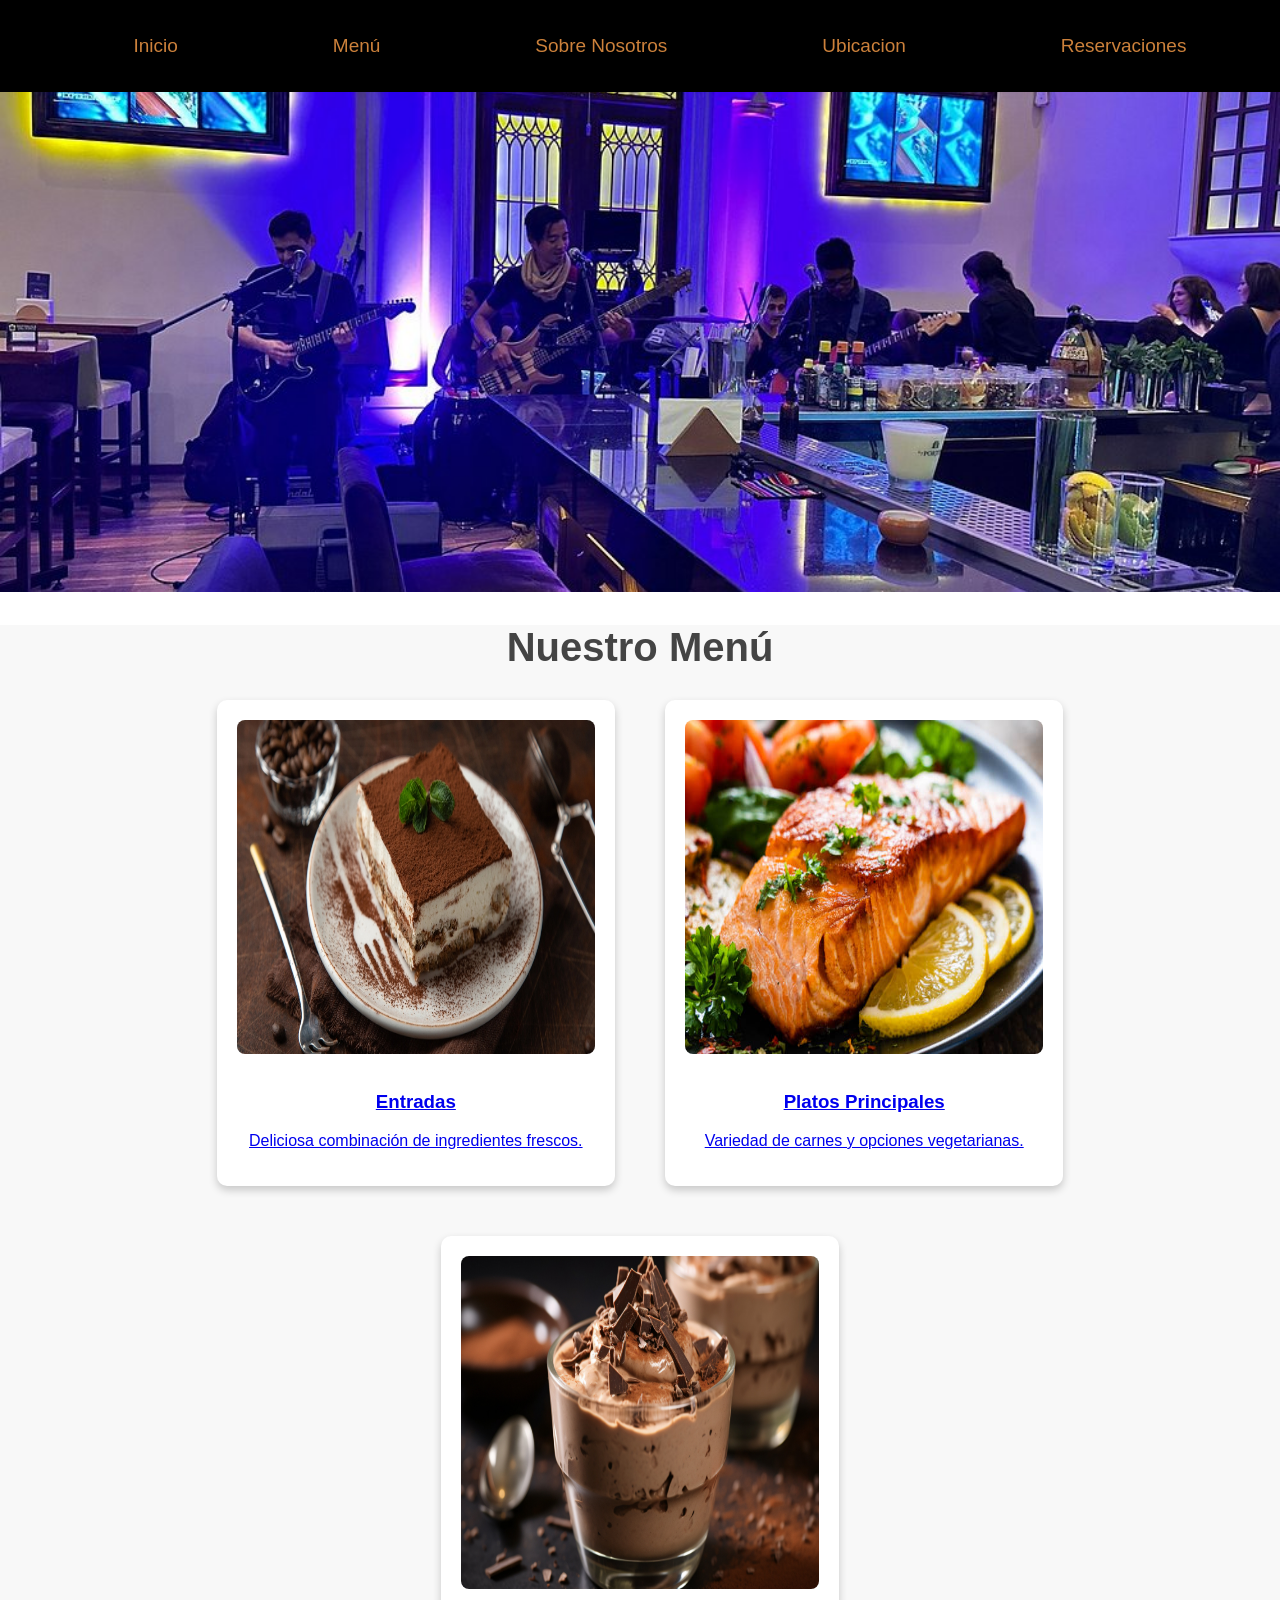
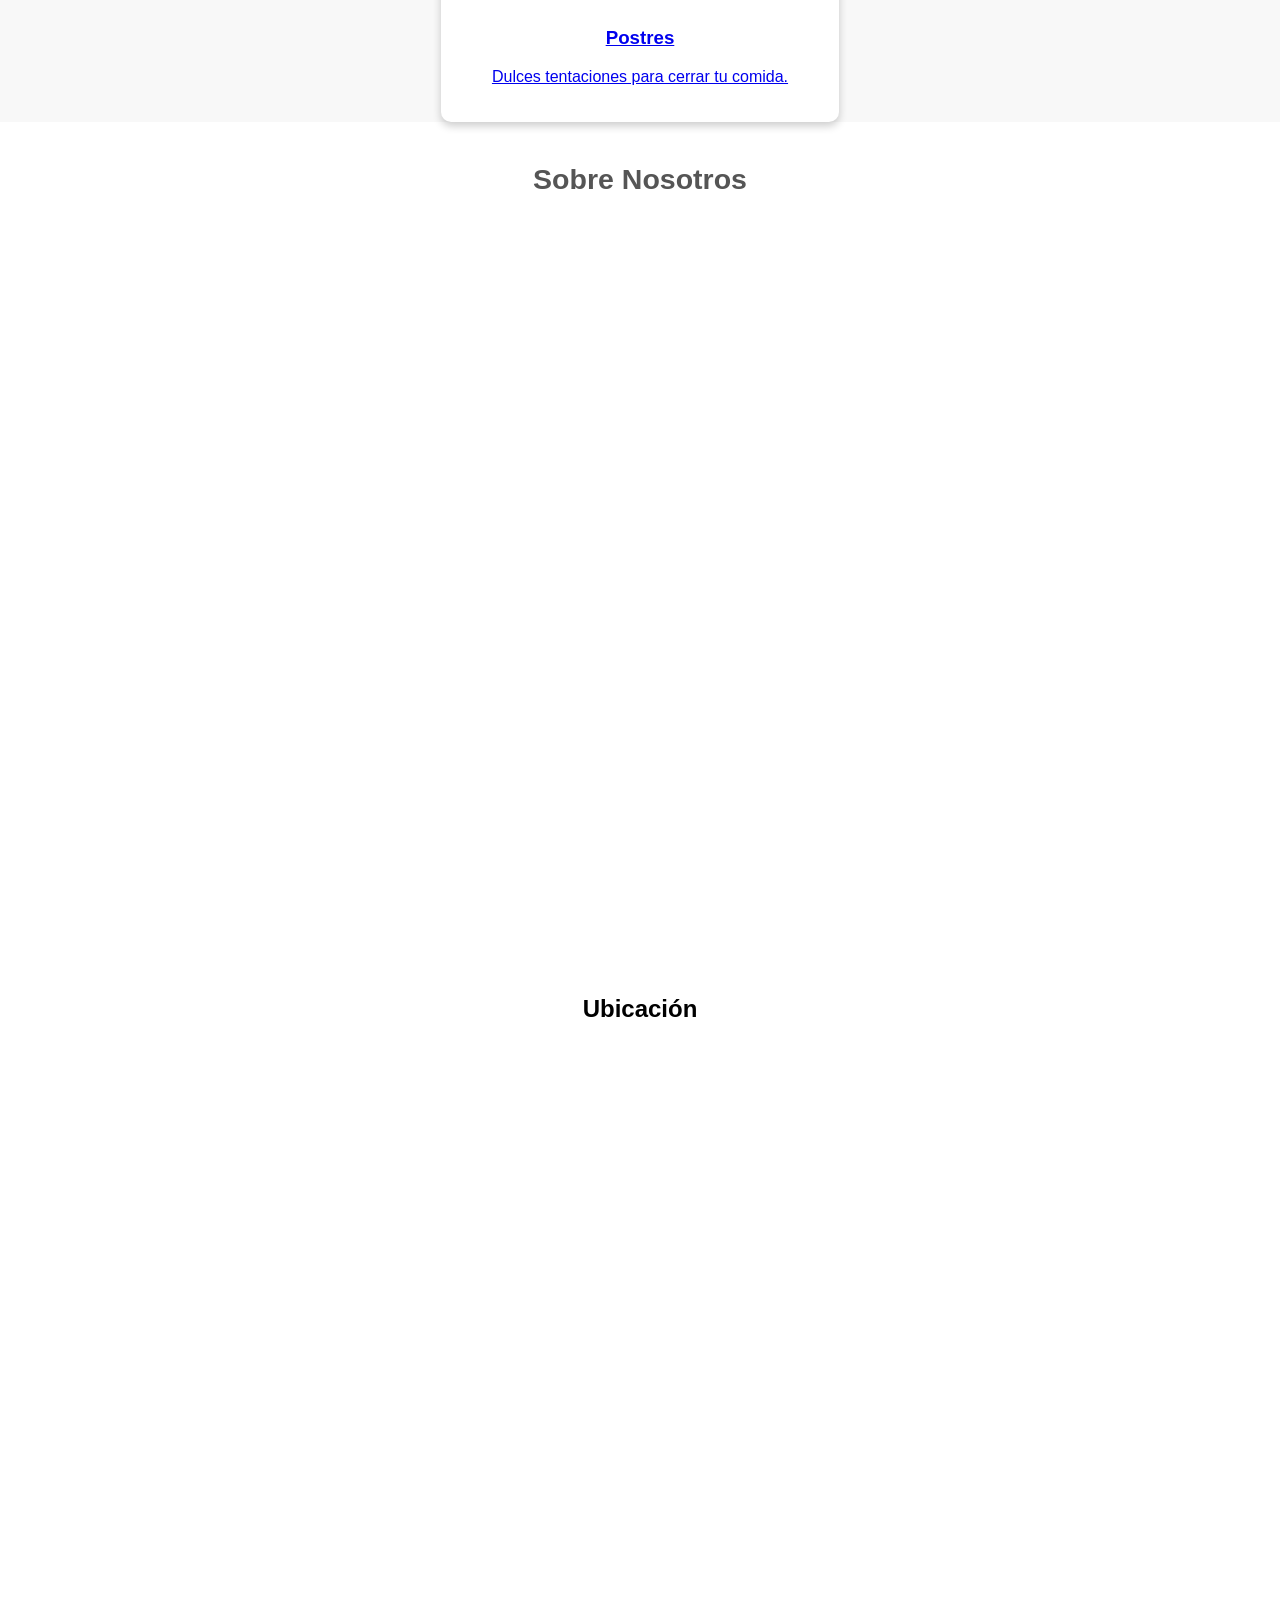
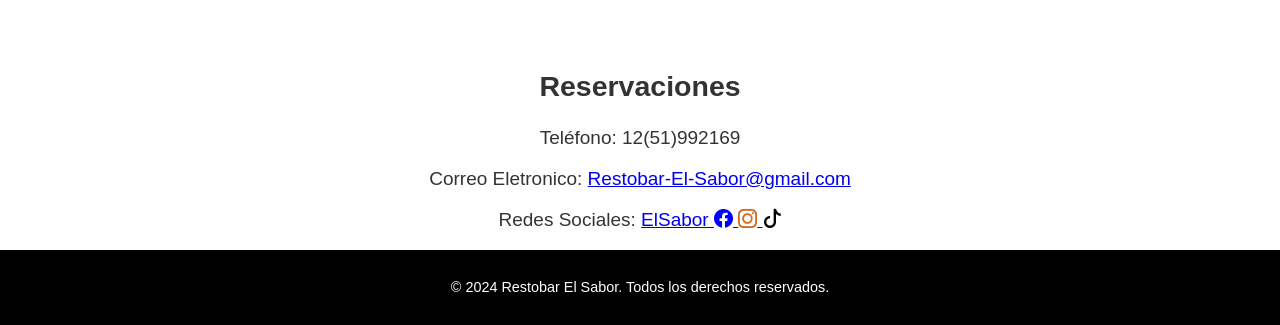
<file: index.html>
<!DOCTYPE html>
<html lang="es">
<head>
    <meta charset="UTF-8">
    <meta name="viewport" content="width=device-width, initial-scale=1.0">
    <title>Restobar El Sabor</title>
    <link rel="stylesheet" href="style.css">
    <link rel="stylesheet" href="https://cdn.jsdelivr.net/npm/aos@2.3.4/dist/aos.css">
    <script src="https://cdn.jsdelivr.net/npm/aos@2.3.4/dist/aos.js"></script>
    <link rel="stylesheet" href="https://cdn.jsdelivr.net/npm/bootstrap-icons@1.11.3/font/bootstrap-icons.min.css">
</head>
<body>
   
    <header>
        <nav>
            <ul class="navbar">
                <li><a href="#inicio">Inicio</a></li>
                <li><a href="#menu">Menú</a></li>
                <li><a href="#sobre-nosotros">Sobre Nosotros</a></li>
                <li><a href="#Ubicacion">Ubicacion</a></li>
                <li><a href="#contacto">Reservaciones</a></li>
                
            </ul>
        </nav>
    </header>
   
  
    <main>
        <section class="slider-simple" id="inicio">
            <div class="slides">
                <img src="./imagenes/caption.jpg" alt="Imagen 1">
                <img src="./imagenes/slider2.jpeg" alt="Imagen 2">
                <img src="./imagenes/slider3.jpg" alt="Imagen 3">
            </div>
        </section>
        
        <section id="menu" class="menu">
            <h2>Nuestro Menú</h2>
            <article class="menu-items">
                <div class="item">
                    <a href="entradas.html">
                        <img src="./imagenes/postre.jpg" alt="Entrada Especial">
                        <h3>Entradas</h3>
                        <p>Deliciosa combinación de ingredientes frescos.</p>
                    </a>
                </div>
                <div class="item">
                    <a href="platoprincipal.html">
                        <img src="./imagenes/plato.jpg" alt="Plato Principal">
                        <h3>Platos Principales</h3>
                        <p>Variedad de carnes y opciones vegetarianas.</p>
                    </a>
                </div>
                <div class="item">
                    <a href="postres.html">
                        <img src="./imagenes/entrada.jpg" alt="Postres">
                        <h3>Postres</h3>
                        <p>Dulces tentaciones para cerrar tu comida.</p>
                    </a>
                </div>
            </article>
        </section>

        <br>

      
        <section id="sobre-nosotros" class="sobre-nosotros">
            <h2>Sobre Nosotros</h2>
            <p  data-aos="fade-down-left">En Restobar El Sabor, nos dedicamos a ofrecer una experiencia culinaria única con ingredientes de la mejor calidad y un ambiente acogedor. <br>
            contamos con 5 años dando la mejor experiencia a nuestros clientes. Contamos con una excelente atención y un ambiente agradable. </p>
            <img   data-aos="flip-down" src="imagenes/eso.jpg" alt="Interior del Restobar" >
        </section>

        <section id="Ubicacion" class="Ubicacion">
            <h2 >Ubicación</h2>
            <iframe src="https://www.google.com/maps/embed?pb=!1m18!1m12!1m3!1d124832.47257084075!2d-77.0691501609375!3d-12.111141399999985!2m3!1f0!2f0!3f0!3m2!1i1024!2i768!4f13.1!3m3!1m2!1s0x9105c794a8e3da77%3A0x3eb79fbeee883249!2sLa%20Basilica%20640!5e0!3m2!1ses!2spe!4v1733545940976!5m2!1ses!2spe"
             width="90%" height="600" style="border:0;" allowfullscreen="" loading="lazy" referrerpolicy="no-referrer-when-downgrade"  data-aos="fade-up"
             data-aos-duration="3000"></iframe>
        </section>

      
        <section id="contacto" class="contacto">
            <h2>Reservaciones</h2>
            <p>Teléfono: 12(51)992169</p>
            <p>Correo Eletronico: <a href="#">Restobar-El-Sabor@gmail.com</a></p>
            <p>Redes Sociales: <a href="#">ElSabor <i class="bi bi-facebook" style="color: blue;"></i> <i class="bi bi-instagram" style="color: chocolate;"></i> <i class="bi bi-tiktok" style="color: black;"></i> </a></p>
        </section>
    </main>

  
    <footer>
        <p>&copy; 2024 Restobar El Sabor. Todos los derechos reservados.</p>
    </footer>


    <button id="subir" title="Volver Arriba">⬆</button>

   
    <script src="javascript.js"></script>
</body>
</html>
</file>
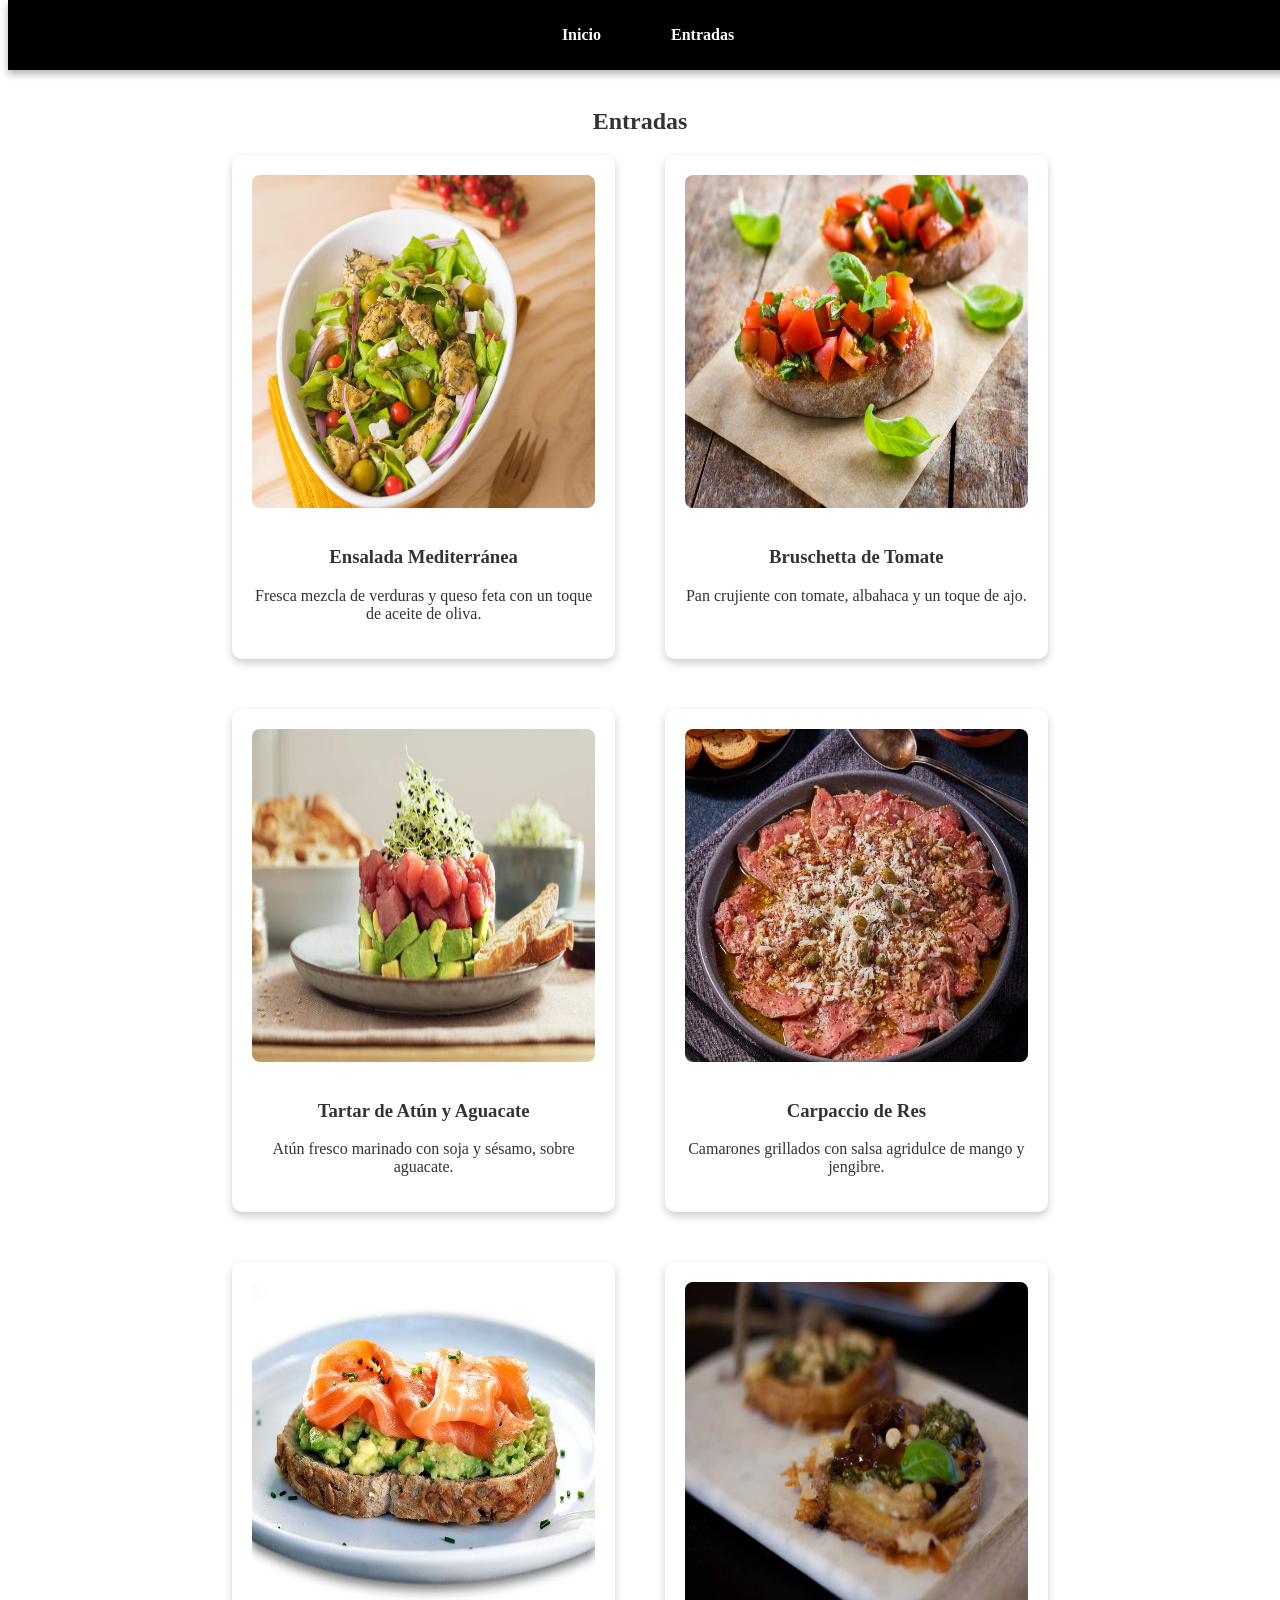
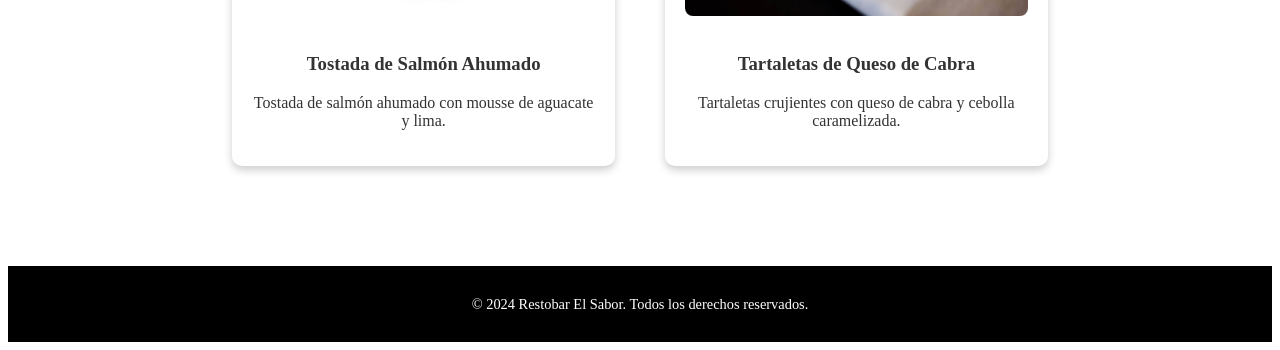
<file: entradas.html>
<!DOCTYPE html>
<html lang="es">
<head>
    <meta charset="UTF-8">
    <meta name="viewport" content="width=device-width, initial-scale=1.0">
    <title>Entradas - Restobar El Sabor</title>
    <link rel="stylesheet" href="styles.css">
</head>
<body>
    <nav>
        <ul class="navbar">
            <li><a href="index.html">Inicio</a></li>
            <li><a href="#entradas">Entradas</a></li>
        </ul>
    </nav>

    <section id="entradas" class="section">
        <h2>Entradas</h2>
        <div class="menu-items">
            <div class="item">
                <img src="imagenes/entrada1.avif" alt="Ensalada Mediterránea">
                <h3>Ensalada Mediterránea</h3>
                <p>Fresca mezcla de verduras y queso feta con un toque de aceite de oliva.</p>
            </div>
            <div class="item">
                <img src="imagenes/entrada2.avif" alt="Bruschetta de Tomate">
                <h3>Bruschetta de Tomate</h3>
                <p>Pan crujiente con tomate, albahaca y un toque de ajo.</p>
            </div>
            <div class="item">
                <img src="imagenes/entrada3.jpg" alt="Tartar de Atún">
                <h3>Tartar de Atún y Aguacate</h3>
                <p>Atún fresco marinado con soja y sésamo, sobre aguacate.</p>
            </div>
            <div class="item">
                <img src="imagenes/entrada4.jpg " alt="Carpaccio de Res">
                <h3>Carpaccio de Res</h3>
                <p>Camarones grillados con salsa agridulce de mango y jengibre.</p>
            </div>
            <div class="item">
                <img src="imagenes/entrada5.jpg" alt="Tostada de salmón">
                <h3>Tostada de Salmón Ahumado</h3>
                <p>Tostada de salmón ahumado con mousse de aguacate y lima.</p>
            </div>
            <div class="item">
                <img src="imagenes/entrada6.jpg" alt="Tartaletas de Queso">
                <h3>Tartaletas de Queso de Cabra</h3>
                <p>Tartaletas crujientes con queso de cabra y cebolla caramelizada.</p>
            </div>
        </div>
    </section>

    <footer>
        <p>&copy; 2024 Restobar El Sabor. Todos los derechos reservados.</p>
    </footer>
</body>
</html>
</file>
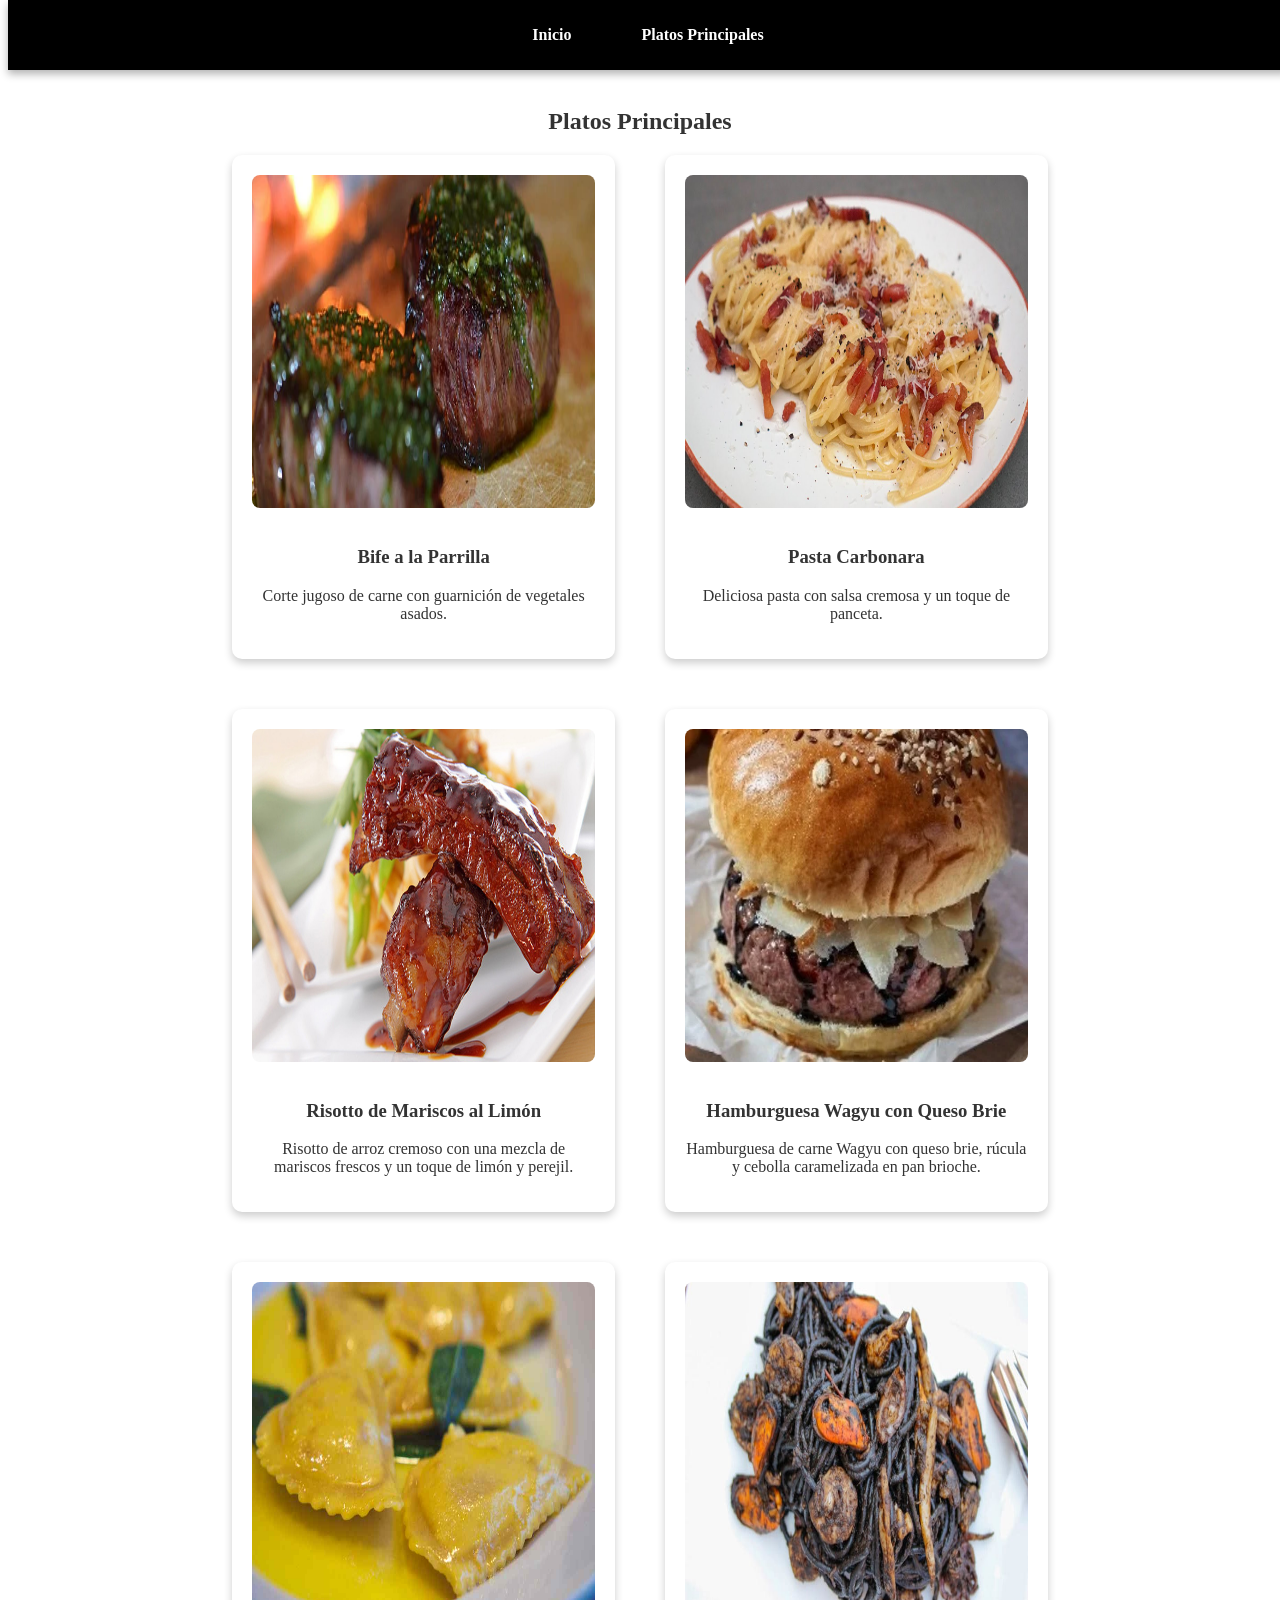
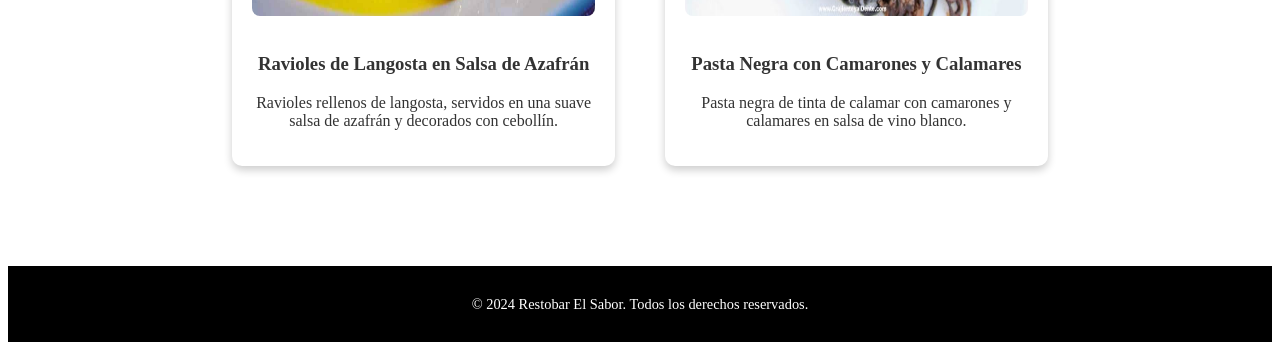
<file: platoprincipal.html>
<!DOCTYPE html>
<html lang="es">
<head>
    <meta charset="UTF-8">
    <meta name="viewport" content="width=device-width, initial-scale=1.0">
    <title>Platos Principales - Restobar El Sabor</title>
    <link rel="stylesheet" href="styles.css">
</head>
<body>
    <nav>
        <ul class="navbar">
            <li><a href="index.html">Inicio</a></li>
            <li><a href="#platos-principales">Platos Principales</a></li>
        </ul>
    </nav>

    <section id="platos-principales" class="section">
        <h2>Platos Principales</h2>
        <div class="menu-items">
            <div class="item">
                <img src="imagenes/plato1.webp" alt="Bife a la Parrilla">
                <h3>Bife a la Parrilla</h3>
                <p>Corte jugoso de carne con guarnición de vegetales asados.</p>
            </div>
            <div class="item">
                <img src="imagenes/plato2.jpg" alt="Pasta Carbonara">
                <h3>Pasta Carbonara</h3>
                <p>Deliciosa pasta con salsa cremosa y un toque de panceta.</p>
            </div>
            <div class="item">
                <img src="imagenes/plato3.jpg" alt="Risotto de Mariscos">
                <h3>Risotto de Mariscos al Limón</h3>
                <p>Risotto de arroz cremoso con una mezcla de mariscos frescos y un toque de limón y perejil.</p>
            </div>
            <div class="item">
                <img src="imagenes/plato4.webp" alt="Hamburguesa Wagyu">
                <h3>Hamburguesa Wagyu con Queso Brie</h3>
                <p>Hamburguesa de carne Wagyu con queso brie, rúcula y cebolla caramelizada en pan brioche.</p>
            </div>
            <div class="item">
                <img src="imagenes/plato5.jpg" alt="Ravioles de Langosta ">
                <h3>Ravioles de Langosta en Salsa de Azafrán</h3>
                <p>Ravioles rellenos de langosta, servidos en una suave salsa de azafrán y decorados con cebollín.</p>
            </div>
            <div class="item">
                <img src="imagenes/plato6.jpg" alt="Pasta Negra">
                <h3>Pasta Negra con Camarones y Calamares</h3>
                <p>Pasta negra de tinta de calamar con camarones y calamares en salsa de vino blanco.</p>
            </div>
        </div>
    </section>

    <footer>
        <p>&copy; 2024 Restobar El Sabor. Todos los derechos reservados.</p>
    </footer>
</body>
</html>
</file>
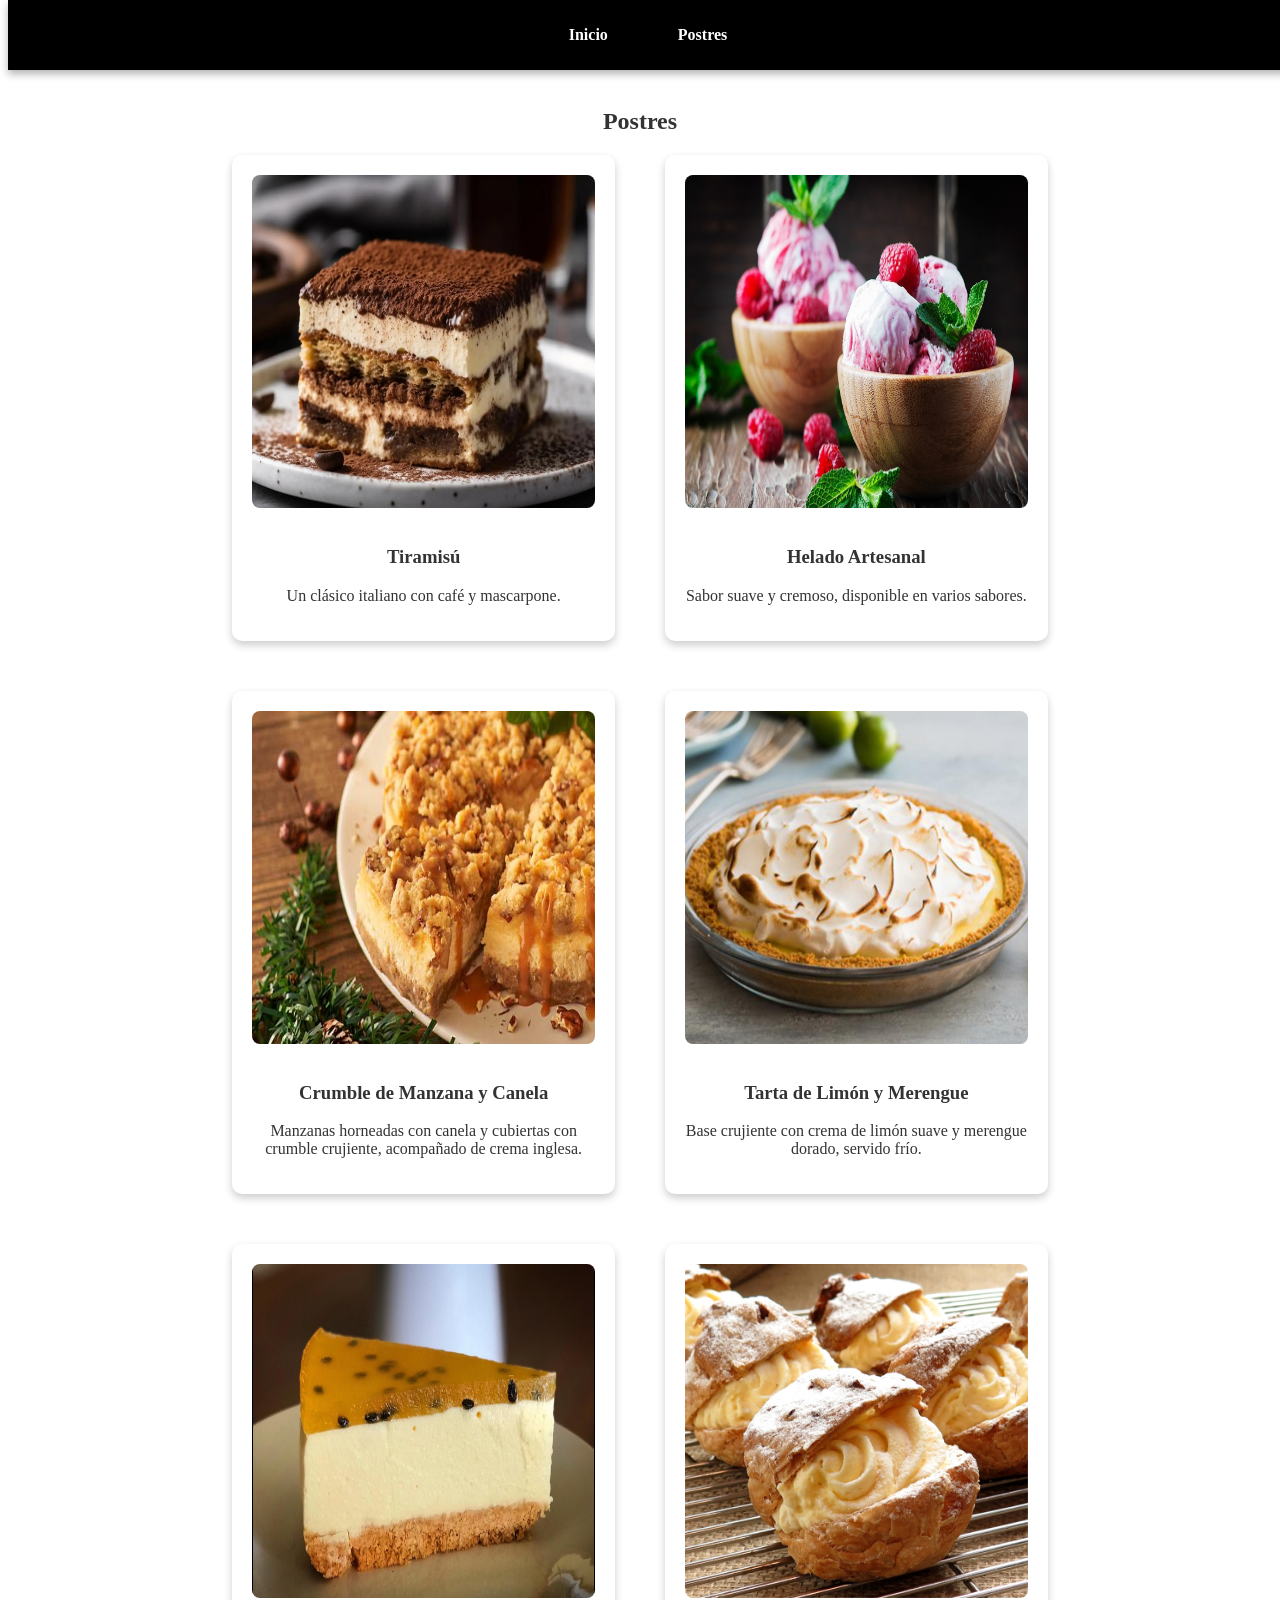
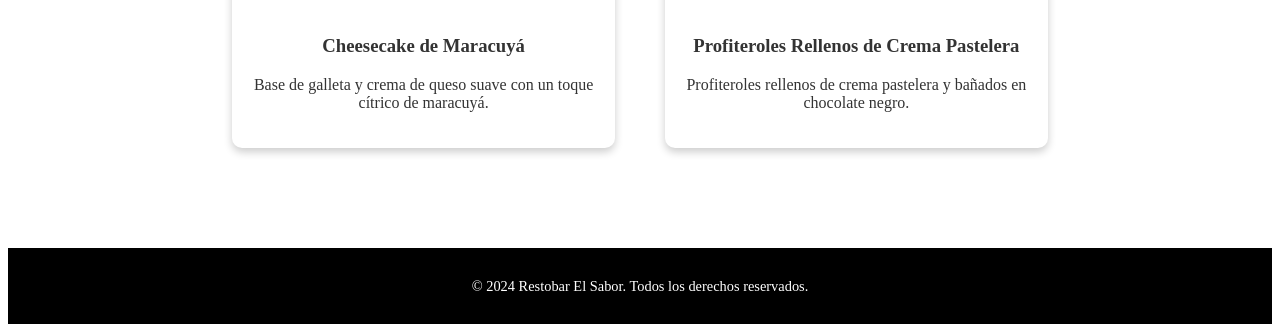
<file: postres.html>
<!DOCTYPE html>
<html lang="es">
<head>
    <meta charset="UTF-8">
    <meta name="viewport" content="width=device-width, initial-scale=1.0">
    <title>Postres - Restobar El Sabor</title>
    <link rel="stylesheet" href="styles.css">
</head>
<body>
    <nav>
        <ul class="navbar">
            <li><a href="index.html">Inicio</a></li>
            <li><a href="#postres">Postres</a></li>
        </ul>
    </nav>

    <section id="postres" class="section">
        <h2>Postres</h2>
        <div class="menu-items">
            <div class="item">
                <img src="imagenes/postre1.webp" alt="Tiramisú">
                <h3>Tiramisú</h3>
                <p>Un clásico italiano con café y mascarpone.</p>
            </div>
            <div class="item">
                <img src="imagenes/postre2.jpg" alt="Helado Artesanal">
                <h3>Helado Artesanal</h3>
                <p>Sabor suave y cremoso, disponible en varios sabores.</p>
            </div>
            <div class="item">
                <img src="imagenes/postre3.jpg" alt="Crumble de Manzana">
                <h3>Crumble de Manzana y Canela</h3>
                <p>Manzanas horneadas con canela y cubiertas con crumble crujiente, acompañado de crema inglesa.</p>
            </div>
            <div class="item">
                <img src="imagenes/postre4.jpg" alt="Tarta de limon">
                <h3>Tarta de Limón y Merengue</h3>
                <p>Base crujiente con crema de limón suave y merengue dorado, servido frío.</p>
            </div>
            <div class="item">
                <img src="imagenes/postre5.jpg" alt="Cheesecake de Maracuyá">
                <h3>Cheesecake de Maracuyá</h3>
                <p>Base de galleta y crema de queso suave con un toque cítrico de maracuyá.</p>
            </div>
            <div class="item">
                <img src="imagenes/postre6.jpg" alt="Profiteroles Rellenos">
                <h3>Profiteroles Rellenos de Crema Pastelera</h3>
                <p>Profiteroles rellenos de crema pastelera y bañados en chocolate negro.</p>
            </div>
        </div>
    </section>

    <footer>
        <p>&copy; 2024 Restobar El Sabor. Todos los derechos reservados.</p>
    </footer>
</body>
</html>
</file>
<file: style.css>
body {
    font-family: Arial, sans-serif;
    margin: 0;
    padding: 0;
    box-sizing: border-box;
}

header {
    background-color: #000000;
    color: rgb(255, 255, 255);
    padding: 1rem;
    position: sticky;
    top: 0;
    z-index: 1000;
}

.navbar {
    list-style: none;
    display: flex;
    justify-content: space-around;
    font-size: 19px;
}

.navbar a {
    color: rgb(204, 129, 59);
    text-decoration: none;
    transition: color 0.3s;
}

.navbar a:hover {
    color: #ffcc00;
}

/* Estilo del Slider */
.slider-simple {
    width: 100%;
    height: 500px;
    overflow: hidden;
}

.slides {
    display: flex;
    width: 300%;
    animation: simpleSlide 9s infinite;
}

.slides img {
    min-width: 100%; /* Cada imagen ocupa todo el ancho del slider */
    height: 100%;
    object-fit: cover;
}
/* Estilos del Slider */
.slider-simple {
    width: 100%;
    height: 500px;
    overflow: hidden;
    display: flex;
    justify-content: start;
}

.slides {
    display: flex;
    width: max-content;
    scroll-snap-type: x mandatory;
    overflow-x: auto;
    scroll-behavior: smooth;
    
}

.slides img {
    width: 100%; /* Ocupa todo el ancho de la ventana */
    height: 500px;
    object-fit: cover;
    scroll-snap-align: start;
}

/* Oculta la barra de desplazamiento */
.slides::-webkit-scrollbar {
    display: none;
}


.boton-llamativo {
    background-color: #ffcc00;
    color: #333;
    padding: 0.5rem 1rem;
    text-decoration: none;
    border-radius: 5px;
    transition: background-color 0.3s;
}

.boton-llamativo:hover {
    background-color: #e6b800;
}


.menu {
    background-color: #f8f8f8;
    text-align: center;
}

.menu h2 {
    font-size: 2.5em;
    margin-bottom: 30px;
    color: #444;
}

.menu-items {
    display: flex;
    justify-content:center;
    flex-wrap: wrap;
    gap: 50px;
}

.item {
    background: #fff;
    padding: 20px;
    width: 28%;
    box-shadow: 0 4px 8px rgba(0, 0, 0, 0.2);
    border-radius: 10px;
    transition: transform 0.3s;
}

.item:hover {
    transform: scale(1.05);
}

.item img {
    width: 100%;
    height: 250pt;
    border-radius: 8px;
    margin-bottom: 15px;
}

.sobre-nosotros {
    background-color: #fff;
    color: #555;
    text-align: center;
    font-size: 19px;
}

.sobre-nosotros img {
    width: 90%;
    height: 500pt;
    border-radius: 8px;
    margin-bottom: 20px;
}


.contacto {
    background-color: #ffffff;
    color: #333;
    text-align: center;
    font-size: 19px;
}

footer {
    background-color: #000000;
    color: #fff;
    text-align: center;
    padding: 15px 0;
    font-size: 0.9em;
}
.Ubicacion{
    text-align: center;
}


#subir {
    position: fixed;
    bottom: 20px;
    right: 20px;
    background-color: #333;
    color: white;
    border: none;
    border-radius: 50%;
    padding: 0.5rem 1rem;
    cursor: pointer;
    display: none;
    transition: background-color 0.3s;
}

#subir:hover {
    background-color: #ffcc00;
}


@media (max-width: 768px) {
    .navbar {
        flex-direction: column;
        gap: 1rem;
    }

    .menu-items {
        flex-direction: column;
        gap: 1.5rem;
    }

    .inicio {
        padding: 2rem;
        text-align: center;
    }
}
</file>
<file: styles.css>
nav {
    background-color: #000000;
    position: fixed;
    width: 100%;
    top: 0;
    z-index: 1000;
    box-shadow: 0 4px 8px rgba(0, 0, 0, 0.3);
}

.navbar {
    list-style: none;
    display: flex;
    justify-content: center;
    padding: 10px 0;
}

.navbar li {
    margin: 0 20px;
}

.navbar a {
    color: #fff;
    text-decoration: none;
    padding: 10px 15px;
    font-weight: bold;
    transition: color 0.3s;
}

.navbar a:hover {
    color: #ff6347;
}


.section {
    padding: 100px 20px;
    min-height: 100vh;
    padding-top: 80px; 
    text-align: center;
    color: #333;
}


.inicio {
    background: url("imagenes/caption.jpg") no-repeat center center/cover;
    color: #fff;
    display: flex;
    flex-direction: column;
    align-items: center;
    justify-content: center;
}

.inicio h1 {
    font-size: 3em;
    margin-bottom: 10px;
}

.inicio p {
    font-size: 1.5em;
    margin-bottom: 20px;
}

.boton-llamativo {
    display: inline-block;
    padding: 15px 25px;
    background-color: #ff6347;
    color: #fff;
    border-radius: 25px;
    font-weight: bold;
    text-decoration: none;
    transition: background-color 0.3s;
}

.boton-llamativo:hover {
    background-color: #ff4500;
}


.menu {
    background-color: #f8f8f8;
}

.menu h2 {
    font-size: 2.5em;
    margin-bottom: 30px;
    color: #444;
}

.menu-items {
    display: flex;
    justify-content:center;
    flex-wrap: wrap;
    gap: 50px;
}

.item {
    background: #fff;
    padding: 20px;
    width: 28%;
    box-shadow: 0 4px 8px rgba(0, 0, 0, 0.2);
    border-radius: 10px;
    transition: transform 0.3s;
}

.item:hover {
    transform: scale(1.05);
}

.item img {
    width: 100%;
    height: 250pt;
    border-radius: 8px;
    margin-bottom: 15px;
}

footer {
    background-color: #000000;
    color: #ffffff;
    text-align: center;
    padding: 15px 0;
    font-size: 0.9em;
}


@media (max-width: 768px) {
    .navbar {
        flex-direction: column;
        gap: 1rem;
    }

    .menu-items {
        flex-direction: column;
        gap: 1.5rem;
    }

    .inicio {
        padding: 2rem;
        text-align: center;
    }
}
</file>
